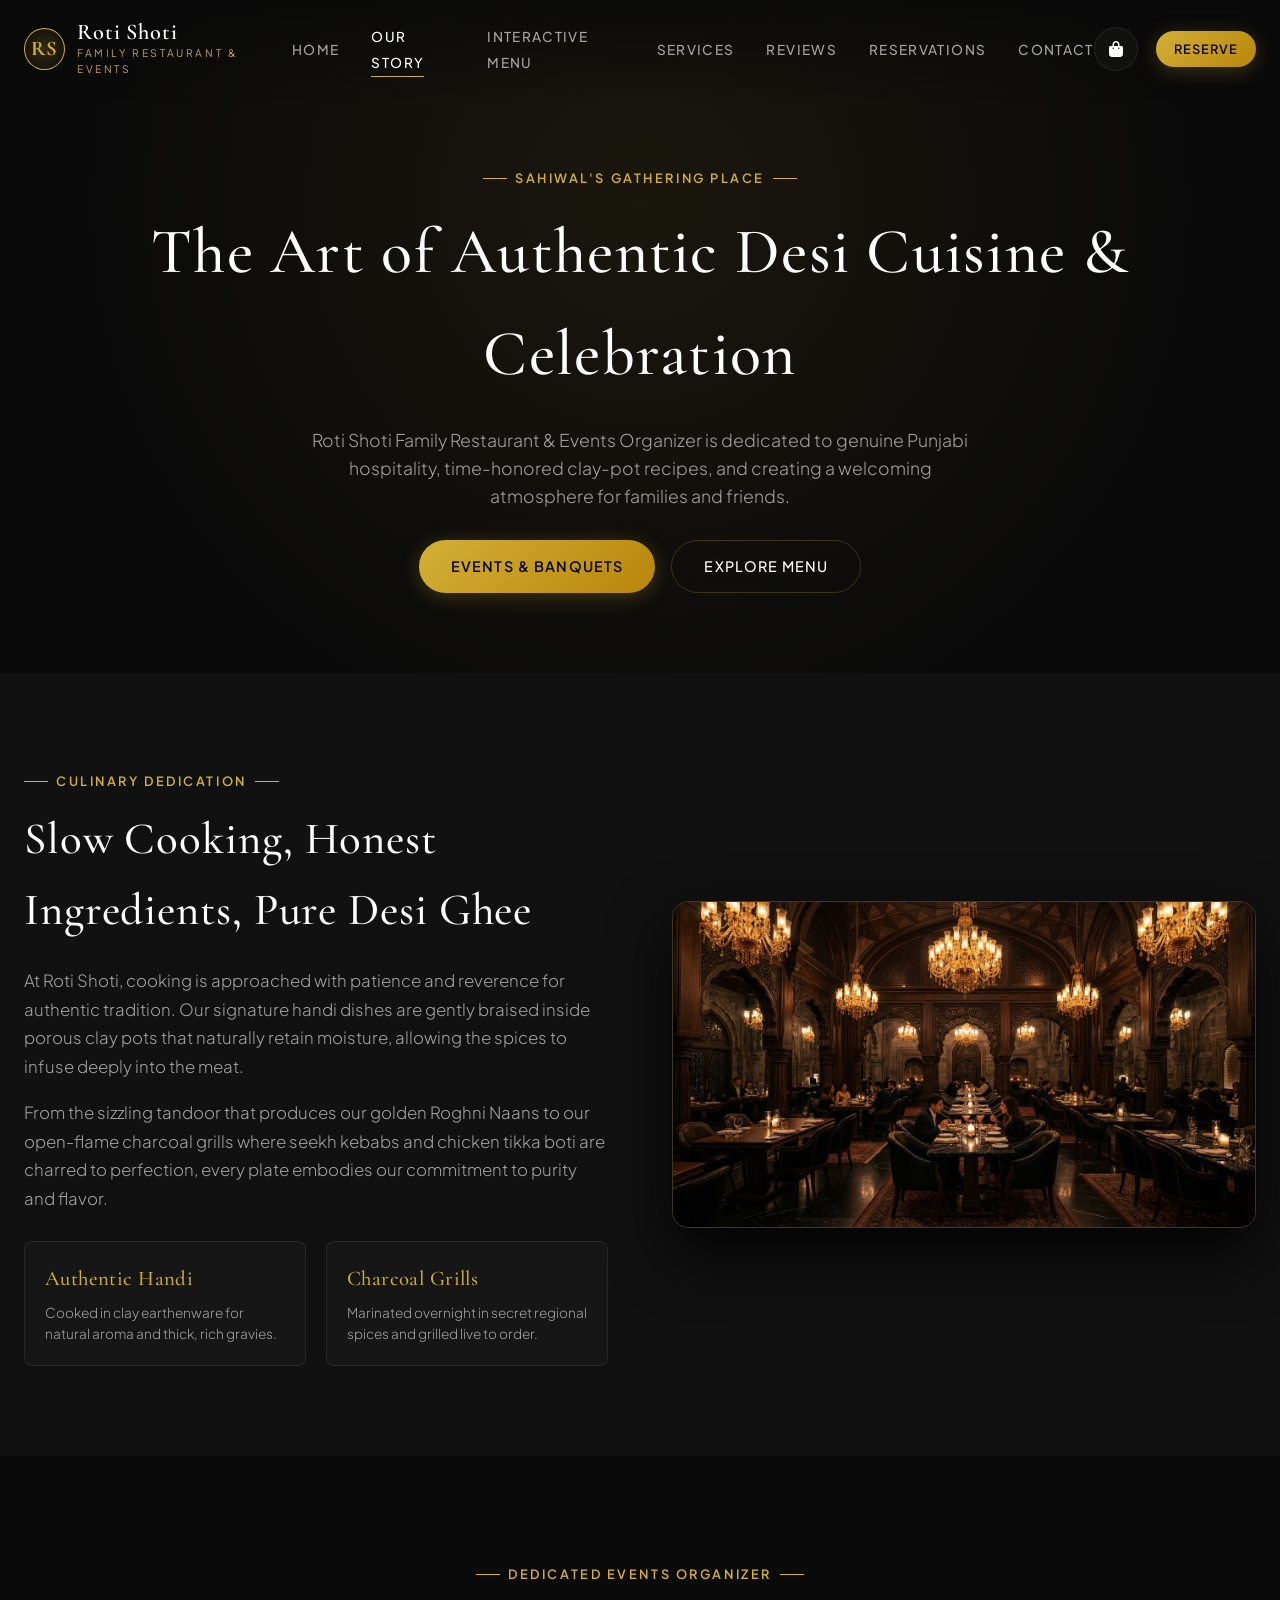
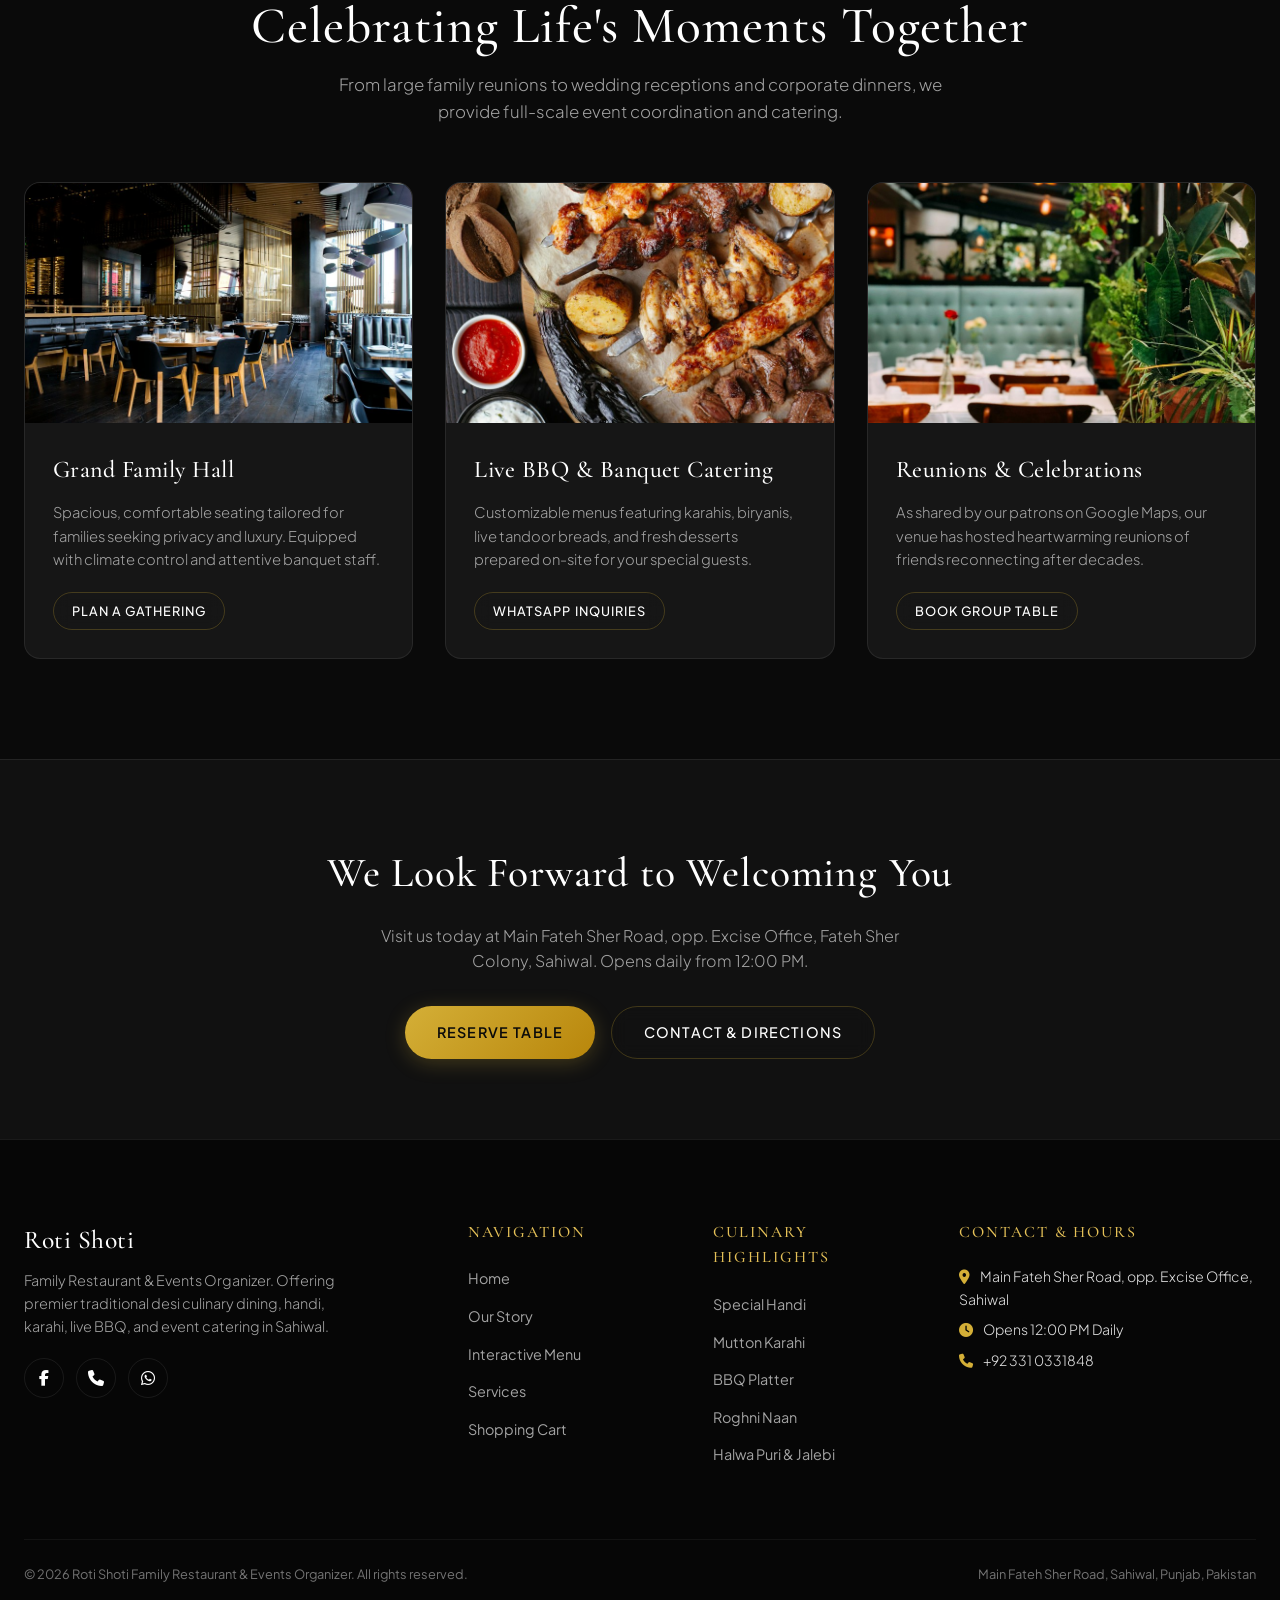
<file: about.html>
<!DOCTYPE html>
<html lang="en">
<head>
  <meta charset="UTF-8">
  <meta name="viewport" content="width=device-width, initial-scale=1.0">
  <title>Our Story & Events | Roti Shoti Family Restaurant Sahiwal</title>
  <meta name="description" content="Learn about the culinary traditions, grand family dining halls, and event organizing services at Roti Shoti Restaurant in Sahiwal.">
  
  <!-- FontAwesome Icons -->
  <link rel="stylesheet" href="https://cdnjs.cloudflare.com/ajax/libs/font-awesome/6.4.0/css/all.min.css">
  
  <!-- Main Stylesheet -->
  <link rel="stylesheet" href="css/style.css">
</head>
<body>

  <!-- Site Navigation Header -->
  <header class="site-header scrolled">
    <div class="container nav-container">
      <a href="index.html" class="brand-logo">
        <div class="brand-symbol">RS</div>
        <div class="brand-text">
          <span class="brand-title">Roti Shoti</span>
          <span class="brand-subtitle">Family Restaurant & Events</span>
        </div>
      </a>

      <ul class="nav-menu">
        <li><a href="index.html" class="nav-link">Home</a></li>
        <li><a href="about.html" class="nav-link active">Our Story</a></li>
        <li><a href="index.html#menu" class="nav-link">Interactive Menu</a></li>
        <li><a href="index.html#services" class="nav-link">Services</a></li>
        <li><a href="index.html#testimonials" class="nav-link">Reviews</a></li>
        <li><a href="index.html#reservation" class="nav-link">Reservations</a></li>
        <li><a href="contact.html" class="nav-link">Contact</a></li>
      </ul>

      <div class="nav-actions">
        <a href="add-to-cart.html" class="cart-icon-btn" title="View Cart">
          <i class="fa-solid fa-bag-shopping"></i>
          <span class="cart-count-badge" style="display:none;">0</span>
        </a>
        <a href="index.html#reservation" class="btn btn-primary btn-sm">Reserve</a>
        <button class="mobile-toggle-btn" aria-label="Toggle navigation">
          <i class="fa-solid fa-bars"></i>
        </button>
      </div>
    </div>
  </header>

  <main>
    <!-- About Hero -->
    <section style="padding: 160px 0 80px; background: radial-gradient(circle at 50% 30%, rgba(212,175,55,0.08) 0%, #0a0a0a 70%); text-align: center;">
      <div class="container">
        <div class="section-tag">Sahiwal's Gathering Place</div>
        <h1 class="serif-font" style="font-size: clamp(2.8rem, 5vw, 4.2rem); margin-bottom: 20px;">
          The Art of Authentic Desi Cuisine & Celebration
        </h1>
        <p style="max-width: 680px; margin: 0 auto 30px; font-size: 1.1rem; color: var(--text-secondary);">
          Roti Shoti Family Restaurant & Events Organizer is dedicated to genuine Punjabi hospitality, time-honored clay-pot recipes, and creating a welcoming atmosphere for families and friends.
        </p>
        <div style="display:inline-flex; gap:16px;">
          <a href="#events" class="btn btn-primary">Events & Banquets</a>
          <a href="index.html#menu" class="btn btn-outline">Explore Menu</a>
        </div>
      </div>
    </section>

    <!-- Heritage & Clay Pot Philosophy -->
    <section style="padding: 90px 0; background: var(--bg-secondary);">
      <div class="container story-grid">
        <div>
          <div class="section-tag">Culinary Dedication</div>
          <h2 class="serif-font" style="font-size: 2.8rem; margin-bottom: 20px;">Slow Cooking, Honest Ingredients, Pure Desi Ghee</h2>
          <p style="margin-bottom: 18px; font-size: 1.05rem; line-height: 1.7;">
            At Roti Shoti, cooking is approached with patience and reverence for authentic tradition. Our signature handi dishes are gently braised inside porous clay pots that naturally retain moisture, allowing the spices to infuse deeply into the meat.
          </p>
          <p style="margin-bottom: 28px; font-size: 1.05rem; line-height: 1.7;">
            From the sizzling tandoor that produces our golden Roghni Naans to our open-flame charcoal grills where seekh kebabs and chicken tikka boti are charred to perfection, every plate embodies our commitment to purity and flavor.
          </p>

          <div style="display:grid; grid-template-columns: 1fr 1fr; gap: 20px;">
            <div style="background:var(--bg-card); padding:20px; border-radius:var(--radius-sm); border:1px solid var(--border-hairline);">
              <h4 class="serif-font" style="color:var(--gold-primary); font-size:1.3rem; margin-bottom:6px;">Authentic Handi</h4>
              <p style="font-size:0.85rem; color:var(--text-secondary);">Cooked in clay earthenware for natural aroma and thick, rich gravies.</p>
            </div>
            <div style="background:var(--bg-card); padding:20px; border-radius:var(--radius-sm); border:1px solid var(--border-hairline);">
              <h4 class="serif-font" style="color:var(--gold-primary); font-size:1.3rem; margin-bottom:6px;">Charcoal Grills</h4>
              <p style="font-size:0.85rem; color:var(--text-secondary);">Marinated overnight in secret regional spices and grilled live to order.</p>
            </div>
          </div>
        </div>

        <div style="position:relative;">
          <img src="assets/interior/venue-hall.jpg" alt="Roti Shoti Venue Interior" style="width:100%; border-radius:var(--radius-card); border:1px solid var(--border-gold); box-shadow:0 25px 60px rgba(0,0,0,0.8);">
        </div>
      </div>
    </section>

    <!-- Events Organizer Feature Section -->
    <section id="events" style="padding: 100px 0; background: var(--bg-primary);">
      <div class="container">
        <div class="text-center" style="margin-bottom: 56px;">
          <div class="section-tag">Dedicated Events Organizer</div>
          <h2 class="section-title serif-font">Celebrating Life's Moments Together</h2>
          <p class="section-subtitle">From large family reunions to wedding receptions and corporate dinners, we provide full-scale event coordination and catering.</p>
        </div>

        <div style="display:grid; grid-template-columns: repeat(auto-fit, minmax(320px, 1fr)); gap: 32px;">
          <div style="background:var(--bg-card); border:1px solid var(--border-hairline); border-radius:var(--radius-card); overflow:hidden;">
            <img src="assets/interior/family-hall.jpg" alt="Family Hall" style="width:100%; height:240px; object-fit:cover;">
            <div style="padding: 28px;">
              <h3 class="serif-font" style="font-size: 1.5rem; margin-bottom: 12px; color: #ffffff;">Grand Family Hall</h3>
              <p style="font-size: 0.92rem; color: var(--text-secondary); line-height: 1.6; margin-bottom: 20px;">
                Spacious, comfortable seating tailored for families seeking privacy and luxury. Equipped with climate control and attentive banquet staff.
              </p>
              <a href="contact.html" class="btn btn-outline btn-sm">Plan a Gathering</a>
            </div>
          </div>

          <div style="background:var(--bg-card); border:1px solid var(--border-hairline); border-radius:var(--radius-card); overflow:hidden;">
            <img src="assets/interior/bbq-live.jpg" alt="Live Catering" style="width:100%; height:240px; object-fit:cover;">
            <div style="padding: 28px;">
              <h3 class="serif-font" style="font-size: 1.5rem; margin-bottom: 12px; color: #ffffff;">Live BBQ & Banquet Catering</h3>
              <p style="font-size: 0.92rem; color: var(--text-secondary); line-height: 1.6; margin-bottom: 20px;">
                Customizable menus featuring karahis, biryanis, live tandoor breads, and fresh desserts prepared on-site for your special guests.
              </p>
              <a href="https://wa.me/923310331848?text=Hello%20Roti%20Shoti,%20I%20would%20like%20to%20inquire%20about%20event%20catering" target="_blank" class="btn btn-outline btn-sm">WhatsApp Inquiries</a>
            </div>
          </div>

          <div style="background:var(--bg-card); border:1px solid var(--border-hairline); border-radius:var(--radius-card); overflow:hidden;">
            <img src="assets/interior/outdoor-seating.jpg" alt="Reunion Space" style="width:100%; height:240px; object-fit:cover;">
            <div style="padding: 28px;">
              <h3 class="serif-font" style="font-size: 1.5rem; margin-bottom: 12px; color: #ffffff;">Reunions & Celebrations</h3>
              <p style="font-size: 0.92rem; color: var(--text-secondary); line-height: 1.6; margin-bottom: 20px;">
                As shared by our patrons on Google Maps, our venue has hosted heartwarming reunions of friends reconnecting after decades.
              </p>
              <a href="index.html#reservation" class="btn btn-outline btn-sm">Book Group Table</a>
            </div>
          </div>
        </div>
      </div>
    </section>

    <!-- Location & Directions CTA -->
    <section style="padding: 80px 0; background: var(--bg-secondary); border-top: 1px solid var(--border-hairline); text-align: center;">
      <div class="container">
        <h2 class="serif-font" style="font-size: 2.6rem; margin-bottom: 16px;">We Look Forward to Welcoming You</h2>
        <p style="max-width: 580px; margin: 0 auto 32px; color: var(--text-secondary);">
          Visit us today at Main Fateh Sher Road, opp. Excise Office, Fateh Sher Colony, Sahiwal. Opens daily from 12:00 PM.
        </p>
        <div style="display:inline-flex; gap:16px; flex-wrap:wrap; justify-content:center;">
          <a href="index.html#reservation" class="btn btn-primary">Reserve Table</a>
          <a href="contact.html" class="btn btn-outline">Contact & Directions</a>
        </div>
      </div>
    </section>
  </main>

  <!-- Site Footer -->
  <footer class="site-footer">
    <div class="container">
      <div class="footer-grid">
        <div class="footer-brand">
          <h3 class="serif-font" style="color:#ffffff;">Roti Shoti</h3>
          <p>Family Restaurant & Events Organizer. Offering premier traditional desi culinary dining, handi, karahi, live BBQ, and event catering in Sahiwal.</p>
          <div class="footer-social-links">
            <a href="https://www.facebook.com/rotishoti737/" target="_blank" class="social-link" title="Follow us on Facebook">
              <i class="fa-brands fa-facebook-f"></i>
            </a>
            <a href="tel:+923310331848" class="social-link" title="Call Us">
              <i class="fa-solid fa-phone"></i>
            </a>
            <a href="https://wa.me/923310331848" target="_blank" class="social-link" title="WhatsApp Us">
              <i class="fa-brands fa-whatsapp"></i>
            </a>
          </div>
        </div>

        <div class="footer-column">
          <h4>Navigation</h4>
          <ul class="footer-links">
            <li><a href="index.html">Home</a></li>
            <li><a href="about.html">Our Story</a></li>
            <li><a href="index.html#menu">Interactive Menu</a></li>
            <li><a href="index.html#services">Services</a></li>
            <li><a href="add-to-cart.html">Shopping Cart</a></li>
          </ul>
        </div>

        <div class="footer-column">
          <h4>Culinary Highlights</h4>
          <ul class="footer-links">
            <li><a href="index.html#menu">Special Handi</a></li>
            <li><a href="index.html#menu">Mutton Karahi</a></li>
            <li><a href="index.html#menu">BBQ Platter</a></li>
            <li><a href="index.html#menu">Roghni Naan</a></li>
            <li><a href="index.html#menu">Halwa Puri & Jalebi</a></li>
          </ul>
        </div>

        <div class="footer-column">
          <h4>Contact & Hours</h4>
          <p style="font-size:0.88rem; margin-bottom:8px; color:#e0e0e0;">
            <i class="fa-solid fa-location-dot" style="color:var(--gold-primary); margin-right:8px;"></i>
            Main Fateh Sher Road, opp. Excise Office, Sahiwal
          </p>
          <p style="font-size:0.88rem; margin-bottom:8px; color:#e0e0e0;">
            <i class="fa-solid fa-clock" style="color:var(--gold-primary); margin-right:8px;"></i>
            Opens 12:00 PM Daily
          </p>
          <p style="font-size:0.88rem; color:#e0e0e0;">
            <i class="fa-solid fa-phone" style="color:var(--gold-primary); margin-right:8px;"></i>
            +92 331 0331848
          </p>
        </div>
      </div>

      <div class="footer-bottom">
        <div>© 2026 Roti Shoti Family Restaurant & Events Organizer. All rights reserved.</div>
        <div>Main Fateh Sher Road, Sahiwal, Punjab, Pakistan</div>
      </div>
    </div>
  </footer>

  <!-- Core JavaScript -->
  <script src="js/script.js"></script>
</body>
</html>
</file>
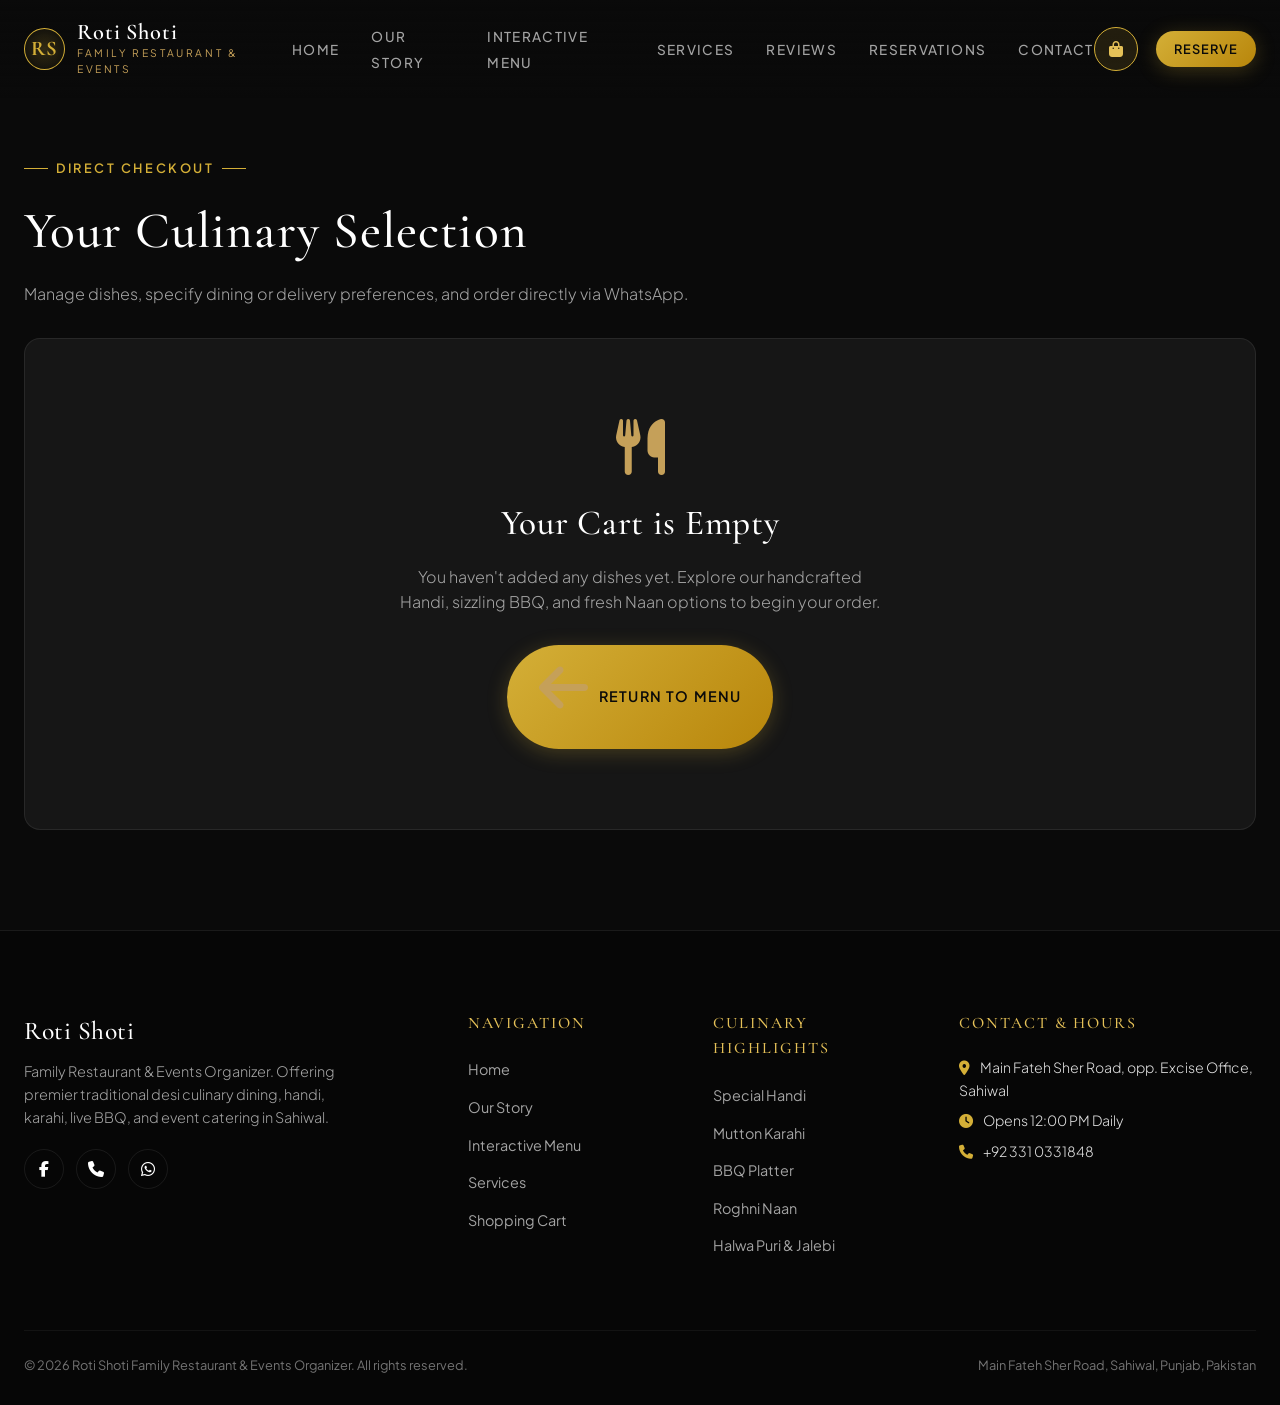
<file: add-to-cart.html>
<!DOCTYPE html>
<html lang="en">
<head>
  <meta charset="UTF-8">
  <meta name="viewport" content="width=device-width, initial-scale=1.0">
  <title>Your Order & Cart | Roti Shoti Family Restaurant Sahiwal</title>
  <meta name="description" content="Review your selected dishes from Roti Shoti Family Restaurant & Events Organizer, manage quantities, and place your order directly via WhatsApp.">
  
  <!-- FontAwesome Icons -->
  <link rel="stylesheet" href="https://cdnjs.cloudflare.com/ajax/libs/font-awesome/6.4.0/css/all.min.css">
  
  <!-- Main Stylesheet -->
  <link rel="stylesheet" href="css/style.css">
</head>
<body>

  <!-- Site Navigation Header -->
  <header class="site-header scrolled">
    <div class="container nav-container">
      <a href="index.html" class="brand-logo">
        <div class="brand-symbol">RS</div>
        <div class="brand-text">
          <span class="brand-title">Roti Shoti</span>
          <span class="brand-subtitle">Family Restaurant & Events</span>
        </div>
      </a>

      <ul class="nav-menu">
        <li><a href="index.html" class="nav-link">Home</a></li>
        <li><a href="about.html" class="nav-link">Our Story</a></li>
        <li><a href="index.html#menu" class="nav-link">Interactive Menu</a></li>
        <li><a href="index.html#services" class="nav-link">Services</a></li>
        <li><a href="index.html#testimonials" class="nav-link">Reviews</a></li>
        <li><a href="index.html#reservation" class="nav-link">Reservations</a></li>
        <li><a href="contact.html" class="nav-link">Contact</a></li>
      </ul>

      <div class="nav-actions">
        <a href="add-to-cart.html" class="cart-icon-btn" title="View Cart" style="border-color:var(--gold-primary); background:var(--gold-subtle);">
          <i class="fa-solid fa-bag-shopping" style="color:var(--gold-light);"></i>
          <span class="cart-count-badge" style="display:none;">0</span>
        </a>
        <a href="index.html#reservation" class="btn btn-primary btn-sm">Reserve</a>
        <button class="mobile-toggle-btn" aria-label="Toggle navigation">
          <i class="fa-solid fa-bars"></i>
        </button>
      </div>
    </div>
  </header>

  <main class="cart-page-section">
    <div class="container">
      <div style="margin-bottom: 32px;">
        <div class="section-tag">Direct Checkout</div>
        <h1 class="serif-font" style="font-size: clamp(2.4rem, 4vw, 3.5rem); margin-bottom: 8px;">Your Culinary Selection</h1>
        <p style="color: var(--text-secondary);">Manage dishes, specify dining or delivery preferences, and order directly via WhatsApp.</p>
      </div>

      <!-- Empty Cart State -->
      <div id="cartEmptyState" class="empty-cart-state" style="display:none; background:var(--bg-card); border:1px solid var(--border-hairline); border-radius:var(--radius-card); padding:80px 24px;">
        <i class="fa-solid fa-utensils"></i>
        <h2 class="serif-font" style="font-size: 2.2rem; margin-bottom: 12px; color: #ffffff;">Your Cart is Empty</h2>
        <p style="max-width: 480px; margin: 0 auto 30px; color: var(--text-secondary);">
          You haven't added any dishes yet. Explore our handcrafted Handi, sizzling BBQ, and fresh Naan options to begin your order.
        </p>
        <a href="index.html#menu" class="btn btn-primary">
          <i class="fa-solid fa-arrow-left"></i> Return to Menu
        </a>
      </div>

      <!-- Active Cart Layout Grid -->
      <div id="cartContentGrid" class="cart-layout-grid">
        <!-- Cart Items List Container -->
        <div class="cart-items-card">
          <div style="display:flex; justify-content:space-between; align-items:center; border-bottom: 1px solid var(--border-hairline); padding-bottom: 18px; margin-bottom: 12px;">
            <h3 class="serif-font" style="font-size:1.6rem; color:#ffffff;">Selected Items</h3>
            <button onclick="Cart.clear(); renderCartPage();" style="background:none; border:none; color:var(--text-muted); font-size:0.85rem; cursor:pointer; text-decoration:underline;">
              Clear All Items
            </button>
          </div>

          <div id="cartItemsList">
            <!-- Dynamically Rendered by script.js -->
          </div>

          <div style="margin-top: 24px; padding-top: 16px; border-top: 1px solid var(--border-hairline); display:flex; justify-content:space-between; align-items:center;">
            <a href="index.html#menu" style="color:var(--gold-light); font-size:0.9rem; display:inline-flex; align-items:center; gap:8px;">
              <i class="fa-solid fa-arrow-left"></i> Add More Dishes
            </a>
            <span style="font-size:0.85rem; color:var(--text-muted);">Freshly prepared to order</span>
          </div>
        </div>

        <!-- Order Summary & Checkout Card -->
        <div class="order-summary-card">
          <h3 class="serif-font">Order Summary</h3>

          <div class="summary-row">
            <span>Items Subtotal:</span>
            <span id="cartSubtotal" style="color:#ffffff; font-weight:600;">Rs 0</span>
          </div>

          <div class="summary-row">
            <span>Estimated Prep Time:</span>
            <span style="color:#ffffff;">25 - 35 mins</span>
          </div>

          <!-- Dining Preference -->
          <div style="margin: 20px 0;">
            <label class="form-label" for="orderTypeSelect">Dining Preference</label>
            <select id="orderTypeSelect" class="form-select">
              <option value="Dine-in (At Restaurant)">Dine-in (At Restaurant)</option>
              <option value="Takeout / Self-Pickup">Takeout / Self-Pickup</option>
              <option value="Home Delivery (Sahiwal)">Home Delivery (Sahiwal)</option>
            </select>
          </div>

          <!-- Customer Order Notes -->
          <div style="margin-bottom: 24px;">
            <label class="form-label" for="orderNotes">Special Instructions / Spice Level</label>
            <textarea id="orderNotes" class="form-textarea" rows="3" placeholder="e.g. Medium spice, extra lemons, packaging instructions..."></textarea>
          </div>

          <!-- Overall Total -->
          <div class="summary-row total-row">
            <span>Overall Total:</span>
            <span id="cartGrandTotal">Rs 0</span>
          </div>

          <button onclick="sendWhatsAppOrder()" class="btn btn-primary" style="width:100%; margin-top:24px; padding:16px; font-size:1rem; background:linear-gradient(135deg, #25D366, #128C7E); color:#ffffff; box-shadow:0 4px 20px rgba(37,211,102,0.35);">
            <i class="fa-brands fa-whatsapp" style="font-size:1.3rem;"></i> ORDER NOW VIA WHATSAPP
          </button>

          <p style="font-size:0.75rem; color:var(--text-muted); text-align:center; margin-top:14px; line-height:1.4;">
            Clicking "Order Now" automatically formats your cart into a WhatsApp message directly to Roti Shoti (+92 331 0331848).
          </p>
        </div>
      </div>
    </div>
  </main>

  <!-- Site Footer -->
  <footer class="site-footer">
    <div class="container">
      <div class="footer-grid">
        <div class="footer-brand">
          <h3 class="serif-font" style="color:#ffffff;">Roti Shoti</h3>
          <p>Family Restaurant & Events Organizer. Offering premier traditional desi culinary dining, handi, karahi, live BBQ, and event catering in Sahiwal.</p>
          <div class="footer-social-links">
            <a href="https://www.facebook.com/rotishoti737/" target="_blank" class="social-link" title="Follow us on Facebook">
              <i class="fa-brands fa-facebook-f"></i>
            </a>
            <a href="tel:+923310331848" class="social-link" title="Call Us">
              <i class="fa-solid fa-phone"></i>
            </a>
            <a href="https://wa.me/923310331848" target="_blank" class="social-link" title="WhatsApp Us">
              <i class="fa-brands fa-whatsapp"></i>
            </a>
          </div>
        </div>

        <div class="footer-column">
          <h4>Navigation</h4>
          <ul class="footer-links">
            <li><a href="index.html">Home</a></li>
            <li><a href="about.html">Our Story</a></li>
            <li><a href="index.html#menu">Interactive Menu</a></li>
            <li><a href="index.html#services">Services</a></li>
            <li><a href="add-to-cart.html">Shopping Cart</a></li>
          </ul>
        </div>

        <div class="footer-column">
          <h4>Culinary Highlights</h4>
          <ul class="footer-links">
            <li><a href="index.html#menu">Special Handi</a></li>
            <li><a href="index.html#menu">Mutton Karahi</a></li>
            <li><a href="index.html#menu">BBQ Platter</a></li>
            <li><a href="index.html#menu">Roghni Naan</a></li>
            <li><a href="index.html#menu">Halwa Puri & Jalebi</a></li>
          </ul>
        </div>

        <div class="footer-column">
          <h4>Contact & Hours</h4>
          <p style="font-size:0.88rem; margin-bottom:8px; color:#e0e0e0;">
            <i class="fa-solid fa-location-dot" style="color:var(--gold-primary); margin-right:8px;"></i>
            Main Fateh Sher Road, opp. Excise Office, Sahiwal
          </p>
          <p style="font-size:0.88rem; margin-bottom:8px; color:#e0e0e0;">
            <i class="fa-solid fa-clock" style="color:var(--gold-primary); margin-right:8px;"></i>
            Opens 12:00 PM Daily
          </p>
          <p style="font-size:0.88rem; color:#e0e0e0;">
            <i class="fa-solid fa-phone" style="color:var(--gold-primary); margin-right:8px;"></i>
            +92 331 0331848
          </p>
        </div>
      </div>

      <div class="footer-bottom">
        <div>© 2026 Roti Shoti Family Restaurant & Events Organizer. All rights reserved.</div>
        <div>Main Fateh Sher Road, Sahiwal, Punjab, Pakistan</div>
      </div>
    </div>
  </footer>

  <!-- Core JavaScript -->
  <script src="js/script.js"></script>
</body>
</html>
</file>
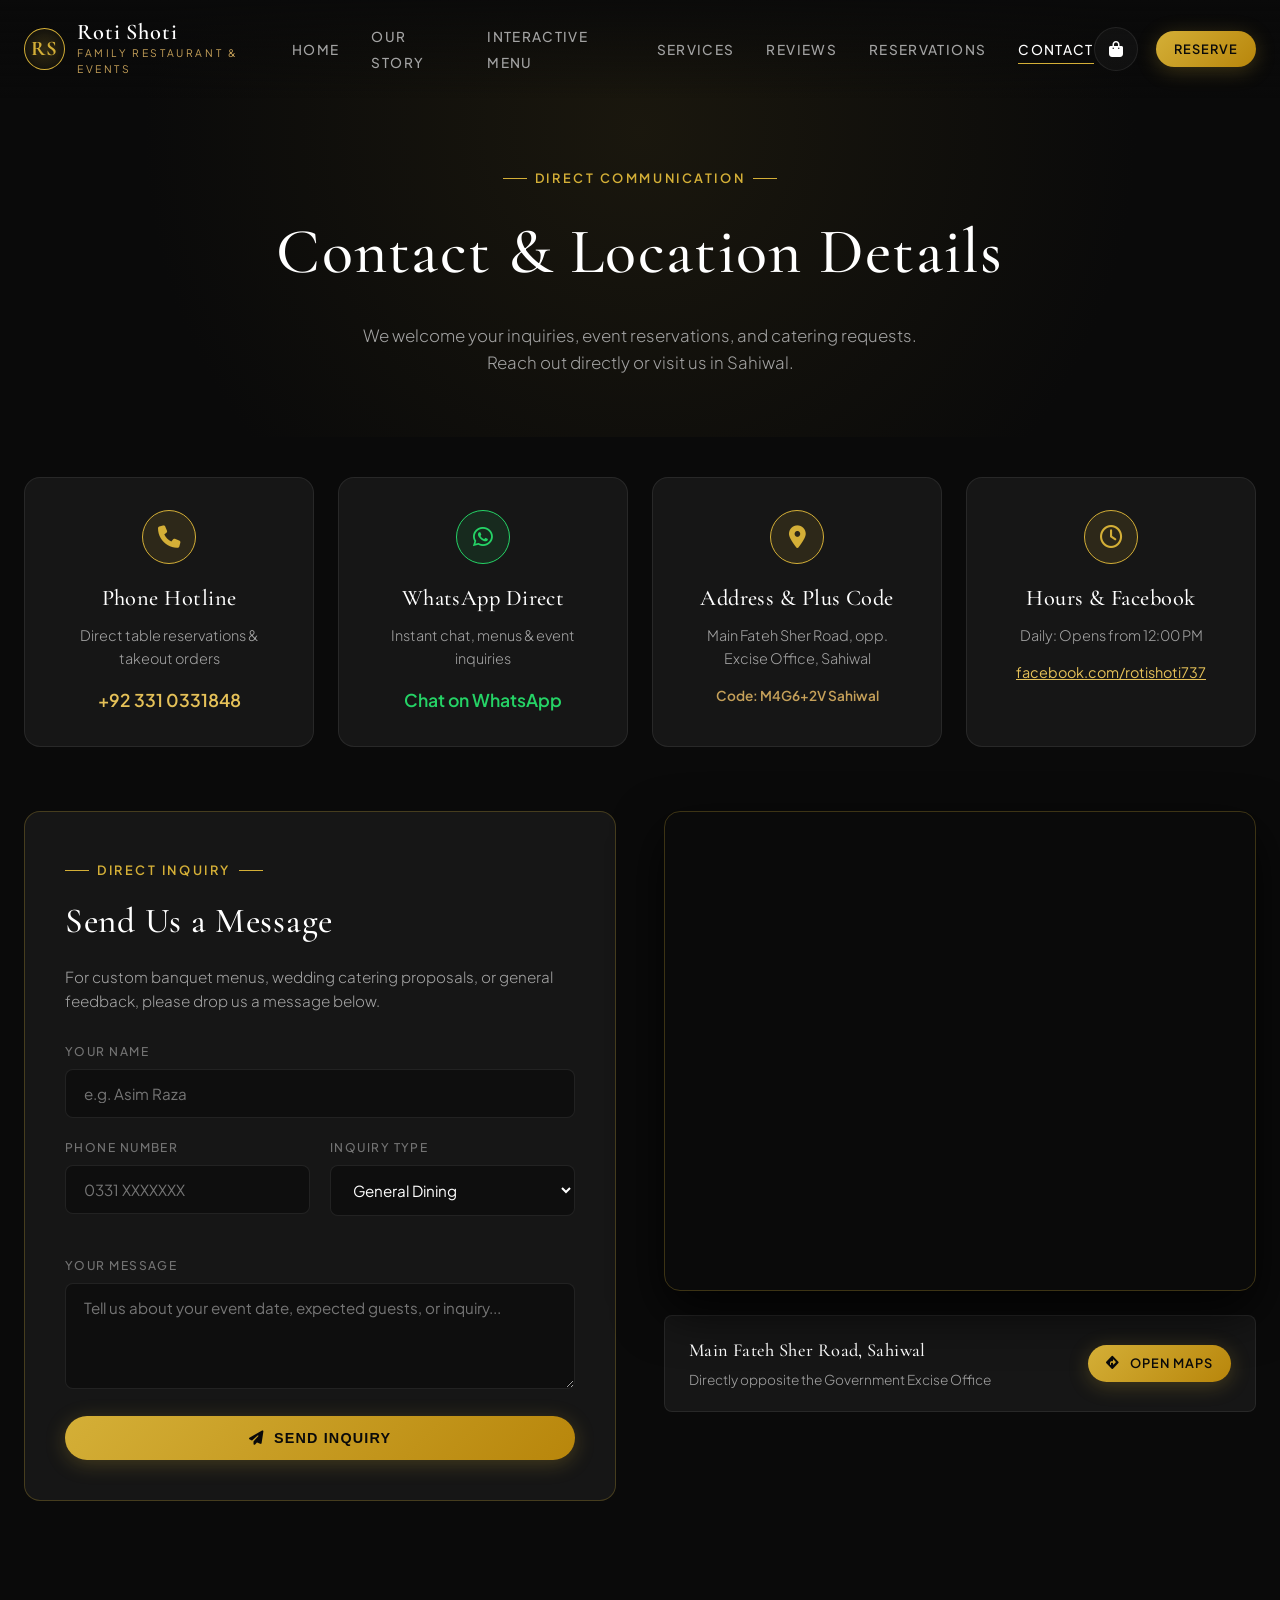
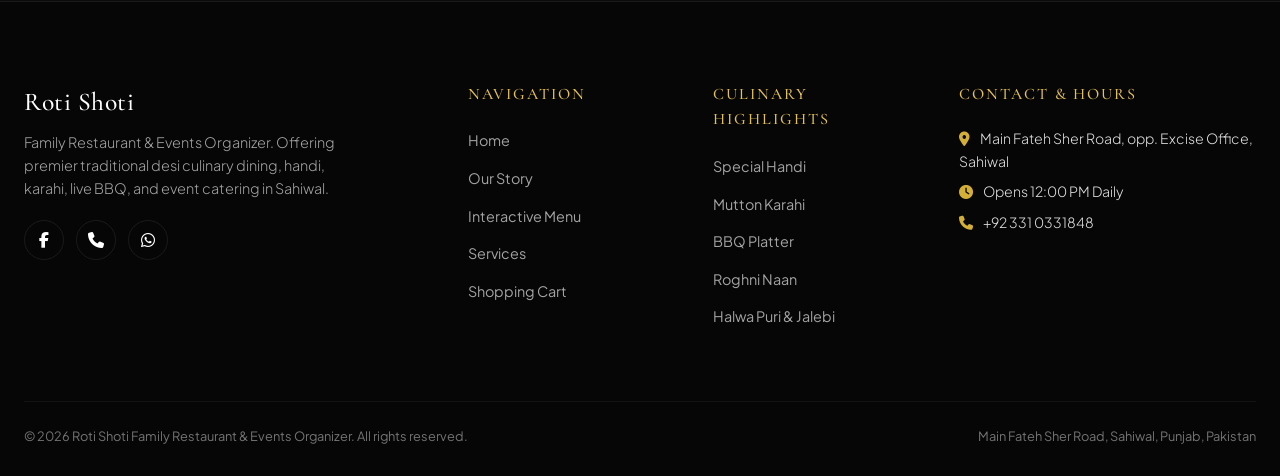
<file: contact.html>
<!DOCTYPE html>
<html lang="en">
<head>
  <meta charset="UTF-8">
  <meta name="viewport" content="width=device-width, initial-scale=1.0">
  <title>Contact & Directions | Roti Shoti Family Restaurant Sahiwal</title>
  <meta name="description" content="Contact Roti Shoti Family Restaurant & Events Organizer in Sahiwal. Location map, directions, phone number, and online message form.">
  
  <!-- FontAwesome Icons -->
  <link rel="stylesheet" href="https://cdnjs.cloudflare.com/ajax/libs/font-awesome/6.4.0/css/all.min.css">
  
  <!-- Main Stylesheet -->
  <link rel="stylesheet" href="css/style.css">
</head>
<body>

  <!-- Site Navigation Header -->
  <header class="site-header scrolled">
    <div class="container nav-container">
      <a href="index.html" class="brand-logo">
        <div class="brand-symbol">RS</div>
        <div class="brand-text">
          <span class="brand-title">Roti Shoti</span>
          <span class="brand-subtitle">Family Restaurant & Events</span>
        </div>
      </a>

      <ul class="nav-menu">
        <li><a href="index.html" class="nav-link">Home</a></li>
        <li><a href="about.html" class="nav-link">Our Story</a></li>
        <li><a href="index.html#menu" class="nav-link">Interactive Menu</a></li>
        <li><a href="index.html#services" class="nav-link">Services</a></li>
        <li><a href="index.html#testimonials" class="nav-link">Reviews</a></li>
        <li><a href="index.html#reservation" class="nav-link">Reservations</a></li>
        <li><a href="contact.html" class="nav-link active">Contact</a></li>
      </ul>

      <div class="nav-actions">
        <a href="add-to-cart.html" class="cart-icon-btn" title="View Cart">
          <i class="fa-solid fa-bag-shopping"></i>
          <span class="cart-count-badge" style="display:none;">0</span>
        </a>
        <a href="index.html#reservation" class="btn btn-primary btn-sm">Reserve</a>
        <button class="mobile-toggle-btn" aria-label="Toggle navigation">
          <i class="fa-solid fa-bars"></i>
        </button>
      </div>
    </div>
  </header>

  <main>
    <!-- Contact Header -->
    <section style="padding: 160px 0 60px; background: radial-gradient(circle at 50% 30%, rgba(212,175,55,0.08) 0%, #0a0a0a 70%); text-align: center;">
      <div class="container">
        <div class="section-tag">Direct Communication</div>
        <h1 class="serif-font" style="font-size: clamp(2.8rem, 5vw, 4.2rem); margin-bottom: 20px;">
          Contact & Location Details
        </h1>
        <p style="max-width: 600px; margin: 0 auto; font-size: 1.05rem; color: var(--text-secondary);">
          We welcome your inquiries, event reservations, and catering requests. Reach out directly or visit us in Sahiwal.
        </p>
      </div>
    </section>

    <!-- Contact Directory Grid -->
    <section style="padding: 40px 0 100px; background: var(--bg-primary);">
      <div class="container">
        <div style="display:grid; grid-template-columns: repeat(auto-fit, minmax(260px, 1fr)); gap: 24px; margin-bottom: 64px;">
          <!-- Phone -->
          <div style="background:var(--bg-card); border:1px solid var(--border-hairline); border-radius:var(--radius-card); padding:32px; text-align:center;">
            <div style="width:54px; height:54px; border-radius:50%; background:var(--gold-subtle); border:1px solid var(--gold-primary); display:flex; align-items:center; justify-content:center; margin:0 auto 16px; color:var(--gold-primary); font-size:1.4rem;">
              <i class="fa-solid fa-phone"></i>
            </div>
            <h3 class="serif-font" style="font-size:1.4rem; margin-bottom:8px;">Phone Hotline</h3>
            <p style="font-size:0.9rem; color:var(--text-secondary); margin-bottom:16px;">Direct table reservations & takeout orders</p>
            <a href="tel:+923310331848" style="color:var(--gold-light); font-weight:600; font-size:1.1rem; display:block;">+92 331 0331848</a>
          </div>

          <!-- WhatsApp -->
          <div style="background:var(--bg-card); border:1px solid var(--border-hairline); border-radius:var(--radius-card); padding:32px; text-align:center;">
            <div style="width:54px; height:54px; border-radius:50%; background:rgba(37,211,102,0.1); border:1px solid #25D366; display:flex; align-items:center; justify-content:center; margin:0 auto 16px; color:#25D366; font-size:1.4rem;">
              <i class="fa-brands fa-whatsapp"></i>
            </div>
            <h3 class="serif-font" style="font-size:1.4rem; margin-bottom:8px;">WhatsApp Direct</h3>
            <p style="font-size:0.9rem; color:var(--text-secondary); margin-bottom:16px;">Instant chat, menus & event inquiries</p>
            <a href="https://wa.me/923310331848?text=Hello%20Roti%20Shoti,%20I%20would%20like%20to%20inquire%20about%20your%20services" target="_blank" style="color:#25D366; font-weight:600; font-size:1.1rem; display:block;">Chat on WhatsApp</a>
          </div>

          <!-- Address -->
          <div style="background:var(--bg-card); border:1px solid var(--border-hairline); border-radius:var(--radius-card); padding:32px; text-align:center;">
            <div style="width:54px; height:54px; border-radius:50%; background:var(--gold-subtle); border:1px solid var(--gold-primary); display:flex; align-items:center; justify-content:center; margin:0 auto 16px; color:var(--gold-primary); font-size:1.4rem;">
              <i class="fa-solid fa-location-dot"></i>
            </div>
            <h3 class="serif-font" style="font-size:1.4rem; margin-bottom:8px;">Address & Plus Code</h3>
            <p style="font-size:0.9rem; color:var(--text-secondary); margin-bottom:12px;">Main Fateh Sher Road, opp. Excise Office, Sahiwal</p>
            <span style="font-size:0.85rem; color:var(--gold-muted); font-weight:600;">Code: M4G6+2V Sahiwal</span>
          </div>

          <!-- Hours & Social -->
          <div style="background:var(--bg-card); border:1px solid var(--border-hairline); border-radius:var(--radius-card); padding:32px; text-align:center;">
            <div style="width:54px; height:54px; border-radius:50%; background:var(--gold-subtle); border:1px solid var(--gold-primary); display:flex; align-items:center; justify-content:center; margin:0 auto 16px; color:var(--gold-primary); font-size:1.4rem;">
              <i class="fa-regular fa-clock"></i>
            </div>
            <h3 class="serif-font" style="font-size:1.4rem; margin-bottom:8px;">Hours & Facebook</h3>
            <p style="font-size:0.9rem; color:var(--text-secondary); margin-bottom:12px;">Daily: Opens from 12:00 PM</p>
            <a href="https://www.facebook.com/rotishoti737/" target="_blank" style="color:var(--gold-light); font-size:0.9rem; text-decoration:underline;">facebook.com/rotishoti737</a>
          </div>
        </div>

        <!-- Contact Form + Map Embed Split Section -->
        <div style="display:grid; grid-template-columns: 1fr 1fr; gap: 48px; align-items: start;">
          <!-- Inquiry Form -->
          <div style="background:var(--bg-card); border:1px solid var(--border-gold); border-radius:var(--radius-card); padding:40px;">
            <div class="section-tag">Direct Inquiry</div>
            <h2 class="serif-font" style="font-size:2.2rem; margin-bottom:16px;">Send Us a Message</h2>
            <p style="font-size:0.95rem; color:var(--text-secondary); margin-bottom:28px;">
              For custom banquet menus, wedding catering proposals, or general feedback, please drop us a message below.
            </p>

            <form id="contactInquiryForm" onsubmit="event.preventDefault(); showToast('Thank you for contacting Roti Shoti. We will reply promptly!'); this.reset();">
              <div class="form-group">
                <label class="form-label" for="contactName">Your Name</label>
                <input type="text" id="contactName" class="form-input" placeholder="e.g. Asim Raza" required>
              </div>

              <div class="form-group-row">
                <div class="form-group">
                  <label class="form-label" for="contactPhone">Phone Number</label>
                  <input type="tel" id="contactPhone" class="form-input" placeholder="0331 XXXXXXX" required>
                </div>
                <div class="form-group">
                  <label class="form-label" for="contactType">Inquiry Type</label>
                  <select id="contactType" class="form-select">
                    <option value="General Dining">General Dining</option>
                    <option value="Banquet / Event Hall">Banquet / Event Hall Booking</option>
                    <option value="Outdoor Catering">Outdoor Catering</option>
                    <option value="Feedback / Review">Feedback / Review</option>
                  </select>
                </div>
              </div>

              <div class="form-group">
                <label class="form-label" for="contactMessage">Your Message</label>
                <textarea id="contactMessage" class="form-textarea" rows="4" placeholder="Tell us about your event date, expected guests, or inquiry..." required></textarea>
              </div>

              <button type="submit" class="btn btn-primary" style="width:100%;">
                <i class="fa-solid fa-paper-plane"></i> Send Inquiry
              </button>
            </form>
          </div>

          <!-- Map & Visuals -->
          <div>
            <div class="location-map-card" style="height: 480px; margin-bottom: 24px;">
              <iframe 
                src="https://www.google.com/maps/embed?pb=!1m18!1m12!1m3!1d3432.257008580642!2d73.1098558!3d30.6548773!2m3!1f0!2f0!3f0!3m2!1i1024!2i768!4f13.1!3m3!1m2!1s0x3922b7c6dfa61047%3A0x6b77ea8c3ad4f35b!2sRoti%20Shoti%20Family%20Restaurant%20%26%20Events%20Organizer!5e0!3m2!1sen!2s!4v1695220000000!5m2!1sen!2s" 
                allowfullscreen="" 
                loading="lazy" 
                referrerpolicy="no-referrer-when-downgrade"
                title="Roti Shoti Sahiwal Map">
              </iframe>
            </div>

            <div style="display:flex; justify-content:space-between; align-items:center; background:var(--bg-card); padding:20px 24px; border-radius:var(--radius-sm); border:1px solid var(--border-hairline);">
              <div>
                <h4 class="serif-font" style="font-size:1.15rem; color:#ffffff; margin-bottom:4px;">Main Fateh Sher Road, Sahiwal</h4>
                <p style="font-size:0.85rem; color:var(--text-secondary); margin:0;">Directly opposite the Government Excise Office</p>
              </div>
              <a href="https://maps.google.com/?q=Roti+Shoti+Restaurant+Sahiwal" target="_blank" class="btn btn-primary btn-sm">
                <i class="fa-solid fa-diamond-turn-right"></i> Open Maps
              </a>
            </div>
          </div>
        </div>
      </div>
    </section>
  </main>

  <!-- Site Footer -->
  <footer class="site-footer">
    <div class="container">
      <div class="footer-grid">
        <div class="footer-brand">
          <h3 class="serif-font" style="color:#ffffff;">Roti Shoti</h3>
          <p>Family Restaurant & Events Organizer. Offering premier traditional desi culinary dining, handi, karahi, live BBQ, and event catering in Sahiwal.</p>
          <div class="footer-social-links">
            <a href="https://www.facebook.com/rotishoti737/" target="_blank" class="social-link" title="Follow us on Facebook">
              <i class="fa-brands fa-facebook-f"></i>
            </a>
            <a href="tel:+923310331848" class="social-link" title="Call Us">
              <i class="fa-solid fa-phone"></i>
            </a>
            <a href="https://wa.me/923310331848" target="_blank" class="social-link" title="WhatsApp Us">
              <i class="fa-brands fa-whatsapp"></i>
            </a>
          </div>
        </div>

        <div class="footer-column">
          <h4>Navigation</h4>
          <ul class="footer-links">
            <li><a href="index.html">Home</a></li>
            <li><a href="about.html">Our Story</a></li>
            <li><a href="index.html#menu">Interactive Menu</a></li>
            <li><a href="index.html#services">Services</a></li>
            <li><a href="add-to-cart.html">Shopping Cart</a></li>
          </ul>
        </div>

        <div class="footer-column">
          <h4>Culinary Highlights</h4>
          <ul class="footer-links">
            <li><a href="index.html#menu">Special Handi</a></li>
            <li><a href="index.html#menu">Mutton Karahi</a></li>
            <li><a href="index.html#menu">BBQ Platter</a></li>
            <li><a href="index.html#menu">Roghni Naan</a></li>
            <li><a href="index.html#menu">Halwa Puri & Jalebi</a></li>
          </ul>
        </div>

        <div class="footer-column">
          <h4>Contact & Hours</h4>
          <p style="font-size:0.88rem; margin-bottom:8px; color:#e0e0e0;">
            <i class="fa-solid fa-location-dot" style="color:var(--gold-primary); margin-right:8px;"></i>
            Main Fateh Sher Road, opp. Excise Office, Sahiwal
          </p>
          <p style="font-size:0.88rem; margin-bottom:8px; color:#e0e0e0;">
            <i class="fa-solid fa-clock" style="color:var(--gold-primary); margin-right:8px;"></i>
            Opens 12:00 PM Daily
          </p>
          <p style="font-size:0.88rem; color:#e0e0e0;">
            <i class="fa-solid fa-phone" style="color:var(--gold-primary); margin-right:8px;"></i>
            +92 331 0331848
          </p>
        </div>
      </div>

      <div class="footer-bottom">
        <div>© 2026 Roti Shoti Family Restaurant & Events Organizer. All rights reserved.</div>
        <div>Main Fateh Sher Road, Sahiwal, Punjab, Pakistan</div>
      </div>
    </div>
  </footer>

  <!-- Core JavaScript -->
  <script src="js/script.js"></script>
</body>
</html>
</file>
<file: css/style.css>
/* ==========================================================================
   ROTI SHOTI FAMILY RESTAURANT & EVENTS ORGANIZER - SAHIWAL
   LUXURY DARK DESIGN SYSTEM (INSPIRED BY "EDEM")
   ========================================================================== */

@import url('https://fonts.googleapis.com/css2?family=Cormorant+Garamond:ital,wght@0,400;0,500;0,600;0,700;1,400&family=Plus+Jakarta+Sans:wght@300;400;500;600;700&display=swap');

:root {
  /* Color Palette */
  --bg-primary: #0a0a0a;
  --bg-secondary: #111111;
  --bg-card: #161616;
  --bg-card-hover: #1e1e1e;
  --bg-surface-elevated: #1f1f1f;
  
  --gold-primary: #d4af37;
  --gold-light: #e5c158;
  --gold-muted: #c5a059;
  --gold-subtle: rgba(212, 175, 55, 0.12);
  --gold-glow: rgba(212, 175, 55, 0.25);

  --text-primary: #f5f5f5;
  --text-secondary: #a3a3a3;
  --text-muted: #737373;
  --text-gold: #e5c158;

  --border-hairline: rgba(255, 255, 255, 0.08);
  --border-gold: rgba(212, 175, 55, 0.25);
  --border-gold-hover: rgba(212, 175, 55, 0.6);

  /* Typography */
  --font-serif: 'Cormorant Garamond', Georgia, 'Times New Roman', serif;
  --font-sans: 'Plus Jakarta Sans', -apple-system, BlinkMacSystemFont, sans-serif;

  /* Transitions & Radii */
  --transition-smooth: all 0.4s cubic-bezier(0.16, 1, 0.3, 1);
  --transition-fast: all 0.2s ease-in-out;
  --radius-pill: 9999px;
  --radius-card: 16px;
  --radius-sm: 8px;

  --container-max: 1320px;
}

/* Reset & Base */
*, *::before, *::after {
  box-sizing: border-box;
  margin: 0;
  padding: 0;
}

html {
  scroll-behavior: smooth;
  font-size: 16px;
  background-color: var(--bg-primary);
  color: var(--text-primary);
}

body {
  font-family: var(--font-sans);
  background-color: var(--bg-primary);
  color: var(--text-primary);
  line-height: 1.6;
  overflow-x: hidden;
  -webkit-font-smoothing: antialiased;
  -moz-osx-font-smoothing: grayscale;
}

/* Scrollbar */
::-webkit-scrollbar {
  width: 8px;
}
::-webkit-scrollbar-track {
  background: #050505;
}
::-webkit-scrollbar-thumb {
  background: #2a2a2a;
  border-radius: 4px;
  border: 1px solid var(--border-gold);
}
::-webkit-scrollbar-thumb:hover {
  background: var(--gold-muted);
}

/* Global Container & Typography */
.container {
  width: 100%;
  max-width: var(--container-max);
  margin: 0 auto;
  padding: 0 24px;
}

h1, h2, h3, h4, .serif-font {
  font-family: var(--font-serif);
  font-weight: 500;
  letter-spacing: 0.02em;
  color: #ffffff;
}

p {
  color: var(--text-secondary);
  font-weight: 300;
}

a {
  color: inherit;
  text-decoration: none;
  transition: var(--transition-fast);
}

img {
  max-width: 100%;
  height: auto;
  display: block;
}

/* Section Header standard */
.section-tag {
  display: inline-flex;
  align-items: center;
  gap: 8px;
  font-size: 0.8rem;
  letter-spacing: 0.2em;
  text-transform: uppercase;
  color: var(--gold-primary);
  margin-bottom: 12px;
  font-weight: 600;
}
.section-tag::before, .section-tag::after {
  content: '';
  width: 24px;
  height: 1px;
  background: var(--gold-primary);
}

.section-title {
  font-size: clamp(2.2rem, 4vw, 3.5rem);
  line-height: 1.15;
  margin-bottom: 16px;
  font-weight: 500;
}

.section-subtitle {
  font-size: 1.05rem;
  max-width: 620px;
  color: var(--text-secondary);
  margin: 0 auto;
}

.text-center {
  text-align: center;
}

/* Buttons */
.btn {
  display: inline-flex;
  align-items: center;
  justify-content: center;
  gap: 10px;
  padding: 14px 32px;
  font-size: 0.9rem;
  font-weight: 500;
  letter-spacing: 0.08em;
  text-transform: uppercase;
  border-radius: var(--radius-pill);
  cursor: pointer;
  transition: var(--transition-smooth);
  position: relative;
  overflow: hidden;
  border: none;
  text-decoration: none;
}

.btn-primary {
  background: linear-gradient(135deg, #d4af37, #b8860b);
  color: #0a0a0a;
  font-weight: 600;
  box-shadow: 0 4px 20px var(--gold-glow);
}
.btn-primary:hover {
  background: linear-gradient(135deg, #e5c158, #c5a059);
  transform: translateY(-2px);
  box-shadow: 0 8px 30px rgba(212, 175, 55, 0.4);
}

.btn-outline {
  background: transparent;
  color: #ffffff;
  border: 1px solid var(--border-gold);
  backdrop-filter: blur(8px);
}
.btn-outline:hover {
  border-color: var(--gold-primary);
  background: var(--gold-subtle);
  color: var(--gold-light);
  transform: translateY(-2px);
}

.btn-sm {
  padding: 8px 18px;
  font-size: 0.8rem;
}

/* ==========================================================================
   NAVIGATION BAR
   ========================================================================== */
.site-header {
  position: fixed;
  top: 0;
  left: 0;
  width: 100%;
  z-index: 1000;
  padding: 20px 0;
  transition: var(--transition-smooth);
  background: linear-gradient(to bottom, rgba(10, 10, 10, 0.9) 0%, rgba(10, 10, 10, 0) 100%);
}

.site-header.scrolled {
  padding: 14px 0;
  background: rgba(10, 10, 10, 0.92);
  backdrop-filter: blur(16px);
  border-bottom: 1px solid var(--border-hairline);
  box-shadow: 0 10px 30px rgba(0, 0, 0, 0.5);
}

.nav-container {
  display: flex;
  align-items: center;
  justify-content: space-between;
}

.brand-logo {
  display: flex;
  align-items: center;
  gap: 12px;
}

.brand-symbol {
  width: 42px;
  height: 42px;
  border-radius: 50%;
  border: 1px solid var(--gold-primary);
  display: flex;
  align-items: center;
  justify-content: center;
  background: radial-gradient(circle, rgba(212, 175, 55, 0.2) 0%, rgba(10, 10, 10, 0.8) 100%);
  color: var(--gold-primary);
  font-family: var(--font-serif);
  font-size: 1.3rem;
  font-weight: 700;
}

.brand-text {
  display: flex;
  flex-direction: column;
}

.brand-title {
  font-family: var(--font-serif);
  font-size: 1.4rem;
  font-weight: 600;
  letter-spacing: 0.04em;
  color: #ffffff;
  line-height: 1.1;
}

.brand-subtitle {
  font-size: 0.65rem;
  letter-spacing: 0.25em;
  text-transform: uppercase;
  color: var(--gold-muted);
}

.nav-menu {
  display: flex;
  align-items: center;
  gap: 32px;
  list-style: none;
}

.nav-link {
  font-size: 0.85rem;
  letter-spacing: 0.1em;
  text-transform: uppercase;
  color: var(--text-secondary);
  font-weight: 500;
  position: relative;
  padding: 6px 0;
}

.nav-link::after {
  content: '';
  position: absolute;
  bottom: 0;
  left: 0;
  width: 0%;
  height: 1px;
  background: var(--gold-primary);
  transition: var(--transition-smooth);
}

.nav-link:hover, .nav-link.active {
  color: #ffffff;
}

.nav-link:hover::after, .nav-link.active::after {
  width: 100%;
}

.nav-actions {
  display: flex;
  align-items: center;
  gap: 18px;
}

.cart-icon-btn {
  position: relative;
  width: 44px;
  height: 44px;
  border-radius: 50%;
  border: 1px solid var(--border-hairline);
  display: flex;
  align-items: center;
  justify-content: center;
  background: rgba(255, 255, 255, 0.03);
  color: #ffffff;
  transition: var(--transition-fast);
}

.cart-icon-btn:hover {
  border-color: var(--gold-primary);
  background: var(--gold-subtle);
  color: var(--gold-light);
}

.cart-count-badge {
  position: absolute;
  top: -4px;
  right: -4px;
  background: var(--gold-primary);
  color: #0a0a0a;
  font-size: 0.7rem;
  font-weight: 700;
  width: 20px;
  height: 20px;
  border-radius: 50%;
  display: flex;
  align-items: center;
  justify-content: center;
  box-shadow: 0 2px 6px rgba(0, 0, 0, 0.4);
}

.mobile-toggle-btn {
  display: none;
  background: none;
  border: none;
  color: #ffffff;
  font-size: 1.5rem;
  cursor: pointer;
}

/* ==========================================================================
   SECTION 1: HERO (EDEM LUXURY AESTHETIC)
   ========================================================================== */
.hero-section {
  min-height: 100vh;
  position: relative;
  display: flex;
  align-items: center;
  padding: 140px 0 80px;
  overflow: hidden;
  background: radial-gradient(circle at 75% 45%, rgba(212, 175, 55, 0.07) 0%, rgba(10, 10, 10, 1) 70%);
}

.hero-bg-accent {
  position: absolute;
  top: 0;
  left: 0;
  width: 100%;
  height: 100%;
  background-image: 
    radial-gradient(circle at 20% 30%, rgba(255, 255, 255, 0.02) 1px, transparent 1px),
    radial-gradient(circle at 80% 70%, rgba(212, 175, 55, 0.03) 1px, transparent 1px);
  background-size: 40px 40px;
  pointer-events: none;
}

.hero-grid {
  display: grid;
  grid-template-columns: 1.15fr 0.85fr;
  align-items: center;
  gap: 48px;
  position: relative;
  z-index: 2;
}

.hero-rating-badge {
  display: inline-flex;
  align-items: center;
  gap: 12px;
  background: rgba(255, 255, 255, 0.04);
  border: 1px solid var(--border-gold);
  backdrop-filter: blur(12px);
  padding: 8px 18px;
  border-radius: var(--radius-pill);
  margin-bottom: 24px;
}

.hero-rating-badge .stars {
  color: var(--gold-primary);
  font-size: 0.95rem;
}

.hero-rating-badge .rating-text {
  font-size: 0.8rem;
  letter-spacing: 0.04em;
  color: var(--text-primary);
  font-weight: 500;
}

.hero-title {
  font-size: clamp(2.8rem, 5.5vw, 4.8rem);
  line-height: 1.05;
  margin-bottom: 24px;
  font-weight: 400;
}

.hero-title em {
  font-style: italic;
  color: var(--gold-primary);
  font-weight: 400;
}

.hero-desc {
  font-size: 1.1rem;
  line-height: 1.7;
  color: var(--text-secondary);
  max-width: 540px;
  margin-bottom: 36px;
}

.hero-actions {
  display: flex;
  align-items: center;
  gap: 18px;
  flex-wrap: wrap;
  margin-bottom: 48px;
}

.hero-features {
  display: flex;
  align-items: center;
  gap: 32px;
  border-top: 1px solid var(--border-hairline);
  padding-top: 24px;
}

.feature-item {
  display: flex;
  flex-direction: column;
}

.feature-number {
  font-family: var(--font-serif);
  font-size: 1.5rem;
  color: var(--gold-primary);
  font-weight: 600;
}

.feature-label {
  font-size: 0.75rem;
  text-transform: uppercase;
  letter-spacing: 0.1em;
  color: var(--text-muted);
}

/* Hero Floating Plate Visual */
.hero-visual-wrapper {
  position: relative;
  display: flex;
  align-items: center;
  justify-content: center;
}

.hero-glow-ring {
  position: absolute;
  width: 480px;
  height: 480px;
  border-radius: 50%;
  background: radial-gradient(circle, rgba(212, 175, 55, 0.15) 0%, rgba(212, 175, 55, 0) 70%);
  filter: blur(40px);
  z-index: 1;
  animation: pulseGlow 6s infinite alternate ease-in-out;
}

.hero-orbit-circle {
  position: absolute;
  width: 440px;
  height: 440px;
  border-radius: 50%;
  border: 1px dashed rgba(212, 175, 55, 0.2);
  z-index: 1;
  animation: rotateSlow 40s linear infinite;
}

.hero-plate-container {
  position: relative;
  z-index: 3;
  transition: transform 0.2s ease-out;
}

.hero-plate-img {
  width: 100%;
  max-width: 460px;
  border-radius: 24px;
  box-shadow: 
    0 25px 60px rgba(0, 0, 0, 0.8),
    0 0 40px rgba(212, 175, 55, 0.2);
  border: 1px solid rgba(212, 175, 55, 0.3);
  animation: floatPlate 5s ease-in-out infinite;
}

.hero-floating-tag {
  position: absolute;
  bottom: 20px;
  right: -10px;
  background: rgba(20, 20, 20, 0.88);
  border: 1px solid var(--border-gold);
  backdrop-filter: blur(12px);
  padding: 12px 20px;
  border-radius: var(--radius-card);
  display: flex;
  align-items: center;
  gap: 14px;
  box-shadow: 0 15px 30px rgba(0, 0, 0, 0.6);
  z-index: 4;
  animation: floatSubtle 4s ease-in-out infinite alternate;
}

.hero-floating-tag .tag-icon {
  font-size: 1.4rem;
  color: var(--gold-primary);
}

.hero-floating-tag .tag-title {
  font-size: 0.85rem;
  font-weight: 600;
  color: #ffffff;
}

.hero-floating-tag .tag-sub {
  font-size: 0.7rem;
  color: var(--gold-muted);
}

/* Keyframes */
@keyframes floatPlate {
  0%, 100% { transform: translateY(0px) rotate(0deg); }
  50% { transform: translateY(-14px) rotate(1.2deg); }
}

@keyframes floatSubtle {
  0% { transform: translateY(0); }
  100% { transform: translateY(-8px); }
}

@keyframes pulseGlow {
  0% { transform: scale(0.9); opacity: 0.6; }
  100% { transform: scale(1.15); opacity: 1; }
}

@keyframes rotateSlow {
  from { transform: rotate(0deg); }
  to { transform: rotate(360deg); }
}

/* ==========================================================================
   SECTION 2: CLOUD / MIST TRANSITION EFFECT
   ========================================================================== */
.cloud-transition-section {
  position: relative;
  min-height: 85vh;
  display: flex;
  align-items: center;
  justify-content: center;
  overflow: hidden;
  background: #000000;
  padding: 60px 0;
}

.cloud-venue-viewport {
  position: relative;
  width: 100%;
  max-width: 1240px;
  height: 600px;
  margin: 0 auto;
  border-radius: 20px;
  overflow: hidden;
  border: 1px solid var(--border-gold);
  box-shadow: 0 20px 60px rgba(0, 0, 0, 0.9);
}

.venue-underlying-image {
  position: absolute;
  top: 0;
  left: 0;
  width: 100%;
  height: 100%;
  object-fit: cover;
  transform: scale(1.05);
  transition: transform 1.2s cubic-bezier(0.16, 1, 0.3, 1);
  filter: brightness(0.9) contrast(1.05);
}

.venue-ambient-gradient {
  position: absolute;
  top: 0;
  left: 0;
  width: 100%;
  height: 100%;
  background: linear-gradient(
    to bottom,
    rgba(10, 10, 10, 0.5) 0%,
    rgba(10, 10, 10, 0.2) 40%,
    rgba(10, 10, 10, 0.85) 100%
  );
  z-index: 2;
}

.venue-reveal-content {
  position: absolute;
  bottom: 40px;
  left: 40px;
  right: 40px;
  z-index: 4;
  display: flex;
  align-items: flex-end;
  justify-content: space-between;
  gap: 24px;
}

.venue-info h3 {
  font-size: 2.2rem;
  margin-bottom: 8px;
  color: #ffffff;
}

.venue-info p {
  color: #d1d1d1;
  max-width: 480px;
  font-size: 0.95rem;
}

/* The Parting Cloud Curtains */
.cloud-curtain-container {
  position: absolute;
  top: 0;
  left: 0;
  width: 100%;
  height: 100%;
  z-index: 3;
  pointer-events: none;
}

.cloud-curtain {
  position: absolute;
  top: 0;
  width: 55%;
  height: 100%;
  background-size: cover;
  background-repeat: no-repeat;
  transition: transform 1.4s cubic-bezier(0.16, 1, 0.3, 1), opacity 1.2s ease;
  will-change: transform, opacity;
}

.cloud-curtain.left {
  left: 0;
  background-image: url('../assets/hero/cloud-overlay.jpg');
  background-position: left center;
  transform: translateX(0);
}

.cloud-curtain.right {
  right: 0;
  background-image: url('../assets/hero/cloud-overlay.jpg');
  background-position: right center;
  transform: translateX(0);
}

/* Parted state activated on scroll */
.cloud-transition-section.parted .cloud-curtain.left {
  transform: translateX(-85%);
  opacity: 0.25;
}

.cloud-transition-section.parted .cloud-curtain.right {
  transform: translateX(85%);
  opacity: 0.25;
}

.cloud-transition-section.parted .venue-underlying-image {
  transform: scale(1);
}

.cloud-interactive-badge {
  position: absolute;
  top: 30px;
  left: 50%;
  transform: translateX(-50%);
  background: rgba(10, 10, 10, 0.85);
  border: 1px solid var(--border-gold);
  backdrop-filter: blur(10px);
  padding: 8px 20px;
  border-radius: var(--radius-pill);
  font-size: 0.75rem;
  letter-spacing: 0.18em;
  text-transform: uppercase;
  color: var(--gold-light);
  z-index: 5;
  display: flex;
  align-items: center;
  gap: 8px;
}

/* ==========================================================================
   SECTION 3: OUR STORY & QUICK INFO CARDS
   ========================================================================== */
.story-section {
  padding: 120px 0;
  background: var(--bg-primary);
  position: relative;
}

.story-grid {
  display: grid;
  grid-template-columns: 1fr 1fr;
  gap: 64px;
  align-items: center;
}

.story-image-composition {
  position: relative;
}

.story-main-img {
  width: 100%;
  border-radius: var(--radius-card);
  border: 1px solid var(--border-hairline);
  box-shadow: 0 20px 50px rgba(0, 0, 0, 0.7);
}

.story-badge-card {
  position: absolute;
  bottom: -24px;
  right: -24px;
  background: #141414;
  border: 1px solid var(--border-gold);
  border-radius: var(--radius-card);
  padding: 24px;
  max-width: 220px;
  box-shadow: 0 15px 35px rgba(0, 0, 0, 0.8);
}

.story-badge-card .num {
  font-family: var(--font-serif);
  font-size: 2.5rem;
  color: var(--gold-primary);
  line-height: 1;
  margin-bottom: 6px;
}

.story-badge-card .desc {
  font-size: 0.8rem;
  color: var(--text-secondary);
  line-height: 1.4;
}

.story-content h2 {
  font-size: clamp(2.2rem, 3.5vw, 3.2rem);
  margin-bottom: 24px;
  font-weight: 500;
}

.story-content p {
  margin-bottom: 20px;
  font-size: 1.05rem;
  line-height: 1.75;
}

/* Quick Info Cards */
.quick-info-grid {
  display: grid;
  grid-template-columns: repeat(3, 1fr);
  gap: 16px;
  margin-top: 36px;
}

.info-card {
  background: var(--bg-card);
  border: 1px solid var(--border-hairline);
  padding: 20px;
  border-radius: var(--radius-sm);
  transition: var(--transition-fast);
}

.info-card:hover {
  border-color: var(--gold-primary);
  transform: translateY(-3px);
  background: var(--bg-card-hover);
}

.info-card-icon {
  font-size: 1.4rem;
  color: var(--gold-primary);
  margin-bottom: 10px;
}

.info-card-title {
  font-size: 0.75rem;
  text-transform: uppercase;
  letter-spacing: 0.12em;
  color: var(--text-muted);
  margin-bottom: 4px;
}

.info-card-val {
  font-size: 0.95rem;
  font-weight: 600;
  color: #ffffff;
  line-height: 1.3;
}

/* ==========================================================================
   SECTION 4: INTERACTIVE MENU (DISH CUTOUTS & LIQUID ACCENTS)
   ========================================================================== */
.menu-section {
  padding: 120px 0;
  background: var(--bg-secondary);
  position: relative;
}

.menu-filter-bar {
  display: flex;
  align-items: center;
  justify-content: center;
  gap: 12px;
  flex-wrap: wrap;
  margin: 40px 0 54px;
}

.filter-btn {
  background: transparent;
  border: 1px solid var(--border-hairline);
  color: var(--text-secondary);
  padding: 10px 24px;
  border-radius: var(--radius-pill);
  font-size: 0.85rem;
  font-weight: 500;
  letter-spacing: 0.05em;
  cursor: pointer;
  transition: var(--transition-fast);
}

.filter-btn:hover {
  color: #ffffff;
  border-color: rgba(255, 255, 255, 0.3);
}

.filter-btn.active {
  background: var(--gold-subtle);
  border-color: var(--gold-primary);
  color: var(--gold-light);
}

/* Menu Grid */
.menu-cards-grid {
  display: grid;
  grid-template-columns: repeat(auto-fill, minmax(310px, 1fr));
  gap: 32px;
}

.menu-item-card {
  background: var(--bg-card);
  border: 1px solid var(--border-hairline);
  border-radius: var(--radius-card);
  overflow: hidden;
  display: flex;
  flex-direction: column;
  transition: var(--transition-smooth);
  position: relative;
}

.menu-item-card:hover {
  border-color: var(--border-gold);
  transform: translateY(-8px);
  box-shadow: 0 20px 40px rgba(0, 0, 0, 0.8), 0 0 25px rgba(212, 175, 55, 0.15);
}

.menu-item-thumb {
  position: relative;
  width: 100%;
  height: 250px;
  overflow: hidden;
  background: #0f0f0f;
}

.menu-item-thumb img {
  width: 100%;
  height: 100%;
  object-fit: cover;
  transition: transform 0.8s cubic-bezier(0.16, 1, 0.3, 1);
}

.menu-item-card:hover .menu-item-thumb img {
  transform: scale(1.08);
}

.dish-badge {
  position: absolute;
  top: 14px;
  left: 14px;
  background: rgba(10, 10, 10, 0.85);
  border: 1px solid var(--border-gold);
  backdrop-filter: blur(8px);
  padding: 4px 12px;
  border-radius: var(--radius-pill);
  font-size: 0.7rem;
  letter-spacing: 0.1em;
  text-transform: uppercase;
  color: var(--gold-light);
  font-weight: 600;
}

.menu-item-body {
  padding: 24px;
  display: flex;
  flex-direction: column;
  flex-grow: 1;
}

.menu-item-header {
  display: flex;
  align-items: flex-start;
  justify-content: space-between;
  gap: 12px;
  margin-bottom: 10px;
}

.menu-item-title {
  font-size: 1.35rem;
  color: #ffffff;
  line-height: 1.25;
}

.menu-item-price {
  font-family: var(--font-serif);
  font-size: 1.3rem;
  font-weight: 600;
  color: var(--gold-light);
  white-space: nowrap;
}

.menu-item-desc {
  font-size: 0.88rem;
  color: var(--text-secondary);
  line-height: 1.5;
  margin-bottom: 20px;
  flex-grow: 1;
}

.menu-item-footer {
  display: flex;
  align-items: center;
  justify-content: space-between;
  border-top: 1px solid var(--border-hairline);
  padding-top: 16px;
  margin-top: auto;
}

.btn-add-cart {
  background: rgba(255, 255, 255, 0.05);
  border: 1px solid var(--border-hairline);
  color: #ffffff;
  padding: 8px 18px;
  border-radius: var(--radius-pill);
  font-size: 0.8rem;
  letter-spacing: 0.05em;
  text-transform: uppercase;
  cursor: pointer;
  display: inline-flex;
  align-items: center;
  gap: 8px;
  transition: var(--transition-fast);
}

.btn-add-cart:hover {
  background: var(--gold-primary);
  border-color: var(--gold-primary);
  color: #0a0a0a;
  font-weight: 600;
}

/* ==========================================================================
   SECTION 5: SERVICES & POPULAR DISHES
   ========================================================================== */
.services-section {
  padding: 120px 0;
  background: var(--bg-primary);
  position: relative;
}

.services-grid {
  display: grid;
  grid-template-columns: repeat(auto-fit, minmax(280px, 1fr));
  gap: 28px;
  margin-top: 56px;
}

.service-card {
  position: relative;
  border-radius: var(--radius-card);
  overflow: hidden;
  height: 380px;
  border: 1px solid var(--border-hairline);
  transition: var(--transition-smooth);
}

.service-card:hover {
  border-color: var(--border-gold);
  transform: translateY(-6px);
  box-shadow: 0 20px 40px rgba(0, 0, 0, 0.8);
}

.service-card-bg {
  position: absolute;
  top: 0;
  left: 0;
  width: 100%;
  height: 100%;
  object-fit: cover;
  transition: transform 0.8s cubic-bezier(0.16, 1, 0.3, 1);
  filter: brightness(0.65);
}

.service-card:hover .service-card-bg {
  transform: scale(1.1);
  filter: brightness(0.5);
}

.service-card-content {
  position: relative;
  z-index: 2;
  height: 100%;
  display: flex;
  flex-direction: column;
  justify-content: flex-end;
  padding: 32px;
  background: linear-gradient(to top, rgba(10, 10, 10, 0.95) 0%, rgba(10, 10, 10, 0.2) 60%, transparent 100%);
}

.service-icon {
  font-size: 2rem;
  color: var(--gold-primary);
  margin-bottom: 12px;
}

.service-card-title {
  font-size: 1.5rem;
  margin-bottom: 8px;
}

.service-card-desc {
  font-size: 0.9rem;
  color: #cfcfcf;
  line-height: 1.5;
}

/* ==========================================================================
   SECTION 6: TESTIMONIALS CAROUSEL (REAL REVIEWS FROM GOOGLE MAPS)
   ========================================================================== */
.testimonials-section {
  padding: 120px 0;
  background: var(--bg-secondary);
  position: relative;
  overflow: hidden;
}

.testimonials-header-row {
  display: flex;
  align-items: flex-end;
  justify-content: space-between;
  margin-bottom: 48px;
  gap: 24px;
}

.carousel-nav-btns {
  display: flex;
  gap: 12px;
}

.carousel-arrow-btn {
  width: 48px;
  height: 48px;
  border-radius: 50%;
  border: 1px solid var(--border-hairline);
  background: var(--bg-card);
  color: #ffffff;
  display: flex;
  align-items: center;
  justify-content: center;
  cursor: pointer;
  transition: var(--transition-fast);
}

.carousel-arrow-btn:hover {
  border-color: var(--gold-primary);
  background: var(--gold-subtle);
  color: var(--gold-light);
}

.testimonials-carousel-track {
  display: flex;
  gap: 28px;
  overflow-x: auto;
  scroll-snap-type: x mandatory;
  padding-bottom: 24px;
  -ms-overflow-style: none;
  scrollbar-width: none;
}

.testimonials-carousel-track::-webkit-scrollbar {
  display: none;
}

.testimonial-card {
  flex: 0 0 calc(33.333% - 20px);
  min-width: 320px;
  scroll-snap-align: start;
  background: var(--bg-card);
  border: 1px solid var(--border-hairline);
  border-radius: var(--radius-card);
  padding: 36px 32px;
  display: flex;
  flex-direction: column;
  justify-content: space-between;
  position: relative;
  transition: var(--transition-smooth);
}

.testimonial-card:hover {
  border-color: var(--border-gold);
  transform: translateY(-4px);
  background: var(--bg-card-hover);
}

.testimonial-stars {
  color: var(--gold-primary);
  font-size: 1.1rem;
  margin-bottom: 16px;
  letter-spacing: 2px;
}

.testimonial-quote {
  font-size: 1.05rem;
  line-height: 1.65;
  color: #e0e0e0;
  font-style: italic;
  margin-bottom: 28px;
  position: relative;
}

.testimonial-author-row {
  display: flex;
  align-items: center;
  gap: 16px;
  border-top: 1px solid var(--border-hairline);
  padding-top: 20px;
}

.author-avatar {
  width: 46px;
  height: 46px;
  border-radius: 50%;
  background: linear-gradient(135deg, #222, #333);
  border: 1px solid var(--gold-muted);
  display: flex;
  align-items: center;
  justify-content: center;
  font-family: var(--font-serif);
  font-size: 1.2rem;
  font-weight: 700;
  color: var(--gold-light);
}

.author-name {
  font-size: 0.95rem;
  font-weight: 600;
  color: #ffffff;
}

.author-badge {
  font-size: 0.75rem;
  color: var(--gold-muted);
}

/* ==========================================================================
   SECTION 7: RESERVATION FORM (OUTLINED MINIMALIST LUXURY)
   ========================================================================== */
.reservation-section {
  padding: 120px 0;
  background: var(--bg-primary);
  position: relative;
}

.reservation-container-box {
  background: linear-gradient(135deg, rgba(22, 22, 22, 0.95) 0%, rgba(14, 14, 14, 0.98) 100%);
  border: 1px solid var(--border-gold);
  border-radius: 24px;
  padding: 64px;
  position: relative;
  overflow: hidden;
  box-shadow: 0 30px 80px rgba(0, 0, 0, 0.9);
}

.reservation-grid {
  display: grid;
  grid-template-columns: 1fr 1.2fr;
  gap: 56px;
}

.reservation-info h2 {
  font-size: clamp(2.2rem, 3.5vw, 3rem);
  margin-bottom: 18px;
}

.reservation-info p {
  font-size: 1rem;
  line-height: 1.7;
  margin-bottom: 32px;
}

.reservation-highlights {
  display: flex;
  flex-direction: column;
  gap: 16px;
}

.res-highlight-item {
  display: flex;
  align-items: center;
  gap: 14px;
}

.res-highlight-icon {
  width: 36px;
  height: 36px;
  border-radius: 50%;
  border: 1px solid var(--gold-primary);
  display: flex;
  align-items: center;
  justify-content: center;
  color: var(--gold-primary);
  font-size: 0.9rem;
}

.res-highlight-text {
  font-size: 0.9rem;
  color: #dddddd;
}

/* Form inputs */
.form-group-row {
  display: grid;
  grid-template-columns: 1fr 1fr;
  gap: 20px;
  margin-bottom: 20px;
}

.form-group {
  margin-bottom: 20px;
}

.form-label {
  display: block;
  font-size: 0.75rem;
  letter-spacing: 0.12em;
  text-transform: uppercase;
  color: var(--text-muted);
  margin-bottom: 8px;
  font-weight: 500;
}

.form-input, .form-select, .form-textarea {
  width: 100%;
  padding: 14px 18px;
  background: rgba(10, 10, 10, 0.6);
  border: 1px solid var(--border-hairline);
  border-radius: var(--radius-sm);
  color: #ffffff;
  font-family: var(--font-sans);
  font-size: 0.95rem;
  transition: var(--transition-fast);
}

.form-input:focus, .form-select:focus, .form-textarea:focus {
  outline: none;
  border-color: var(--gold-primary);
  background: rgba(15, 15, 15, 0.9);
  box-shadow: 0 0 15px rgba(212, 175, 55, 0.2);
}

.form-select option {
  background: #1a1a1a;
  color: #ffffff;
}

/* ==========================================================================
   SECTION 8: CINEMATIC LOCATION & FOOTER
   ========================================================================== */
.location-section {
  padding: 100px 0;
  background: var(--bg-secondary);
  border-top: 1px solid var(--border-hairline);
}

.location-grid {
  display: grid;
  grid-template-columns: 1.1fr 0.9fr;
  gap: 48px;
  align-items: center;
}

.location-details h2 {
  font-size: 2.6rem;
  margin-bottom: 16px;
}

.location-address-box {
  background: var(--bg-card);
  border: 1px solid var(--border-hairline);
  padding: 24px;
  border-radius: var(--radius-card);
  margin: 28px 0;
}

.address-row {
  display: flex;
  align-items: flex-start;
  gap: 16px;
  margin-bottom: 16px;
}
.address-row:last-child {
  margin-bottom: 0;
}

.address-row i {
  color: var(--gold-primary);
  font-size: 1.2rem;
  margin-top: 3px;
}

.address-title {
  font-size: 0.8rem;
  text-transform: uppercase;
  letter-spacing: 0.1em;
  color: var(--text-muted);
}

.address-content {
  font-size: 1rem;
  color: #ffffff;
  font-weight: 500;
}

.location-map-card {
  position: relative;
  height: 420px;
  border-radius: var(--radius-card);
  overflow: hidden;
  border: 1px solid var(--border-gold);
  box-shadow: 0 20px 50px rgba(0, 0, 0, 0.8);
}

.location-map-card iframe {
  width: 100%;
  height: 100%;
  border: none;
  filter: invert(90%) hue-rotate(180deg) brightness(85%) contrast(110%);
}

/* Site Footer */
.site-footer {
  background: #060606;
  padding: 80px 0 30px;
  border-top: 1px solid var(--border-hairline);
}

.footer-grid {
  display: grid;
  grid-template-columns: 2fr 1fr 1fr 1.5fr;
  gap: 48px;
  margin-bottom: 60px;
}

.footer-brand h3 {
  font-size: 1.6rem;
  margin-bottom: 8px;
}

.footer-brand p {
  font-size: 0.9rem;
  max-width: 320px;
  margin-bottom: 20px;
}

.footer-social-links {
  display: flex;
  gap: 12px;
}

.social-link {
  width: 40px;
  height: 40px;
  border-radius: 50%;
  border: 1px solid var(--border-hairline);
  display: flex;
  align-items: center;
  justify-content: center;
  color: #ffffff;
  transition: var(--transition-fast);
}

.social-link:hover {
  border-color: var(--gold-primary);
  color: var(--gold-primary);
  background: var(--gold-subtle);
}

.footer-column h4 {
  font-size: 1rem;
  text-transform: uppercase;
  letter-spacing: 0.12em;
  margin-bottom: 20px;
  color: var(--gold-light);
}

.footer-links {
  list-style: none;
}

.footer-links li {
  margin-bottom: 12px;
}

.footer-links a {
  font-size: 0.9rem;
  color: var(--text-secondary);
}

.footer-links a:hover {
  color: #ffffff;
  padding-left: 4px;
}

.footer-bottom {
  border-top: 1px solid rgba(255, 255, 255, 0.05);
  padding-top: 24px;
  display: flex;
  align-items: center;
  justify-content: space-between;
  font-size: 0.8rem;
  color: var(--text-muted);
}

/* ==========================================================================
   ADD-TO-CART & CHECKOUT PAGE STYLING
   ========================================================================== */
.cart-page-section {
  min-height: 80vh;
  padding: 150px 0 100px;
}

.cart-layout-grid {
  display: grid;
  grid-template-columns: 1.8fr 1.2fr;
  gap: 40px;
  align-items: flex-start;
  margin-top: 36px;
}

.cart-items-card {
  background: var(--bg-card);
  border: 1px solid var(--border-hairline);
  border-radius: var(--radius-card);
  padding: 32px;
}

.cart-item-row {
  display: grid;
  grid-template-columns: 80px 1.5fr auto auto auto;
  align-items: center;
  gap: 20px;
  padding: 20px 0;
  border-bottom: 1px solid var(--border-hairline);
}
.cart-item-row:last-child {
  border-bottom: none;
}

.cart-item-thumb {
  width: 80px;
  height: 80px;
  border-radius: var(--radius-sm);
  overflow: hidden;
  border: 1px solid var(--border-hairline);
}
.cart-item-thumb img {
  width: 100%;
  height: 100%;
  object-fit: cover;
}

.cart-item-info h4 {
  font-size: 1.1rem;
  margin-bottom: 4px;
}

.cart-item-info .item-unit-price {
  font-size: 0.85rem;
  color: var(--gold-muted);
}

.qty-control-group {
  display: flex;
  align-items: center;
  border: 1px solid var(--border-hairline);
  border-radius: var(--radius-pill);
  overflow: hidden;
  background: rgba(10, 10, 10, 0.5);
}

.qty-btn {
  background: none;
  border: none;
  color: #ffffff;
  width: 32px;
  height: 32px;
  cursor: pointer;
  display: flex;
  align-items: center;
  justify-content: center;
  font-size: 0.9rem;
}
.qty-btn:hover {
  background: var(--gold-subtle);
  color: var(--gold-light);
}

.qty-display {
  padding: 0 10px;
  font-size: 0.9rem;
  font-weight: 600;
  min-width: 28px;
  text-align: center;
}

.cart-item-total {
  font-family: var(--font-serif);
  font-size: 1.15rem;
  font-weight: 600;
  color: #ffffff;
}

.btn-remove-item {
  background: none;
  border: none;
  color: var(--text-muted);
  cursor: pointer;
  font-size: 1.2rem;
  transition: var(--transition-fast);
}
.btn-remove-item:hover {
  color: #ff5555;
}

/* Order Summary Box */
.order-summary-card {
  background: var(--bg-card);
  border: 1px solid var(--border-gold);
  border-radius: var(--radius-card);
  padding: 32px;
  position: sticky;
  top: 100px;
}

.order-summary-card h3 {
  font-size: 1.5rem;
  margin-bottom: 24px;
  border-bottom: 1px solid var(--border-hairline);
  padding-bottom: 12px;
}

.summary-row {
  display: flex;
  justify-content: space-between;
  margin-bottom: 14px;
  font-size: 0.95rem;
  color: var(--text-secondary);
}

.summary-row.total-row {
  border-top: 1px solid var(--border-gold);
  padding-top: 18px;
  margin-top: 18px;
  font-size: 1.3rem;
  color: #ffffff;
  font-weight: 700;
}

.summary-row.total-row span:last-child {
  font-family: var(--font-serif);
  color: var(--gold-light);
  font-size: 1.6rem;
}

.empty-cart-state {
  text-align: center;
  padding: 60px 20px;
}

.empty-cart-state i {
  font-size: 3.5rem;
  color: var(--gold-muted);
  margin-bottom: 20px;
}

/* Toast Notifications */
.toast-notification {
  position: fixed;
  bottom: 30px;
  right: 30px;
  background: #181818;
  border: 1px solid var(--gold-primary);
  box-shadow: 0 10px 30px rgba(0, 0, 0, 0.8);
  color: #ffffff;
  padding: 14px 24px;
  border-radius: var(--radius-pill);
  display: flex;
  align-items: center;
  gap: 12px;
  z-index: 9999;
  transform: translateY(100px);
  opacity: 0;
  transition: var(--transition-smooth);
}

.toast-notification.show {
  transform: translateY(0);
  opacity: 1;
}

/* ==========================================================================
   RESPONSIVE MEDIA QUERIES
   ========================================================================== */
@media (max-width: 1024px) {
  .hero-grid, .story-grid, .reservation-grid, .location-grid {
    grid-template-columns: 1fr;
    gap: 40px;
  }
  .cart-layout-grid {
    grid-template-columns: 1fr;
  }
  .footer-grid {
    grid-template-columns: 1fr 1fr;
  }
}

@media (max-width: 768px) {
  .nav-menu {
    position: fixed;
    top: 75px;
    left: 0;
    width: 100%;
    background: rgba(10, 10, 10, 0.98);
    backdrop-filter: blur(20px);
    flex-direction: column;
    padding: 30px 24px;
    gap: 20px;
    border-bottom: 1px solid var(--border-hairline);
    transform: translateY(-150%);
    transition: var(--transition-smooth);
    z-index: 999;
  }
  .nav-menu.open {
    transform: translateY(0);
  }
  .mobile-toggle-btn {
    display: block;
  }
  .hero-title {
    font-size: 2.5rem;
  }
  .form-group-row {
    grid-template-columns: 1fr;
  }
  .quick-info-grid {
    grid-template-columns: 1fr;
  }
  .testimonial-card {
    flex: 0 0 90%;
  }
  .cloud-venue-viewport {
    height: 420px;
  }
  .venue-reveal-content {
    flex-direction: column;
    align-items: flex-start;
  }
  .cart-item-row {
    grid-template-columns: 60px 1fr;
    gap: 12px;
  }
}
</file>
